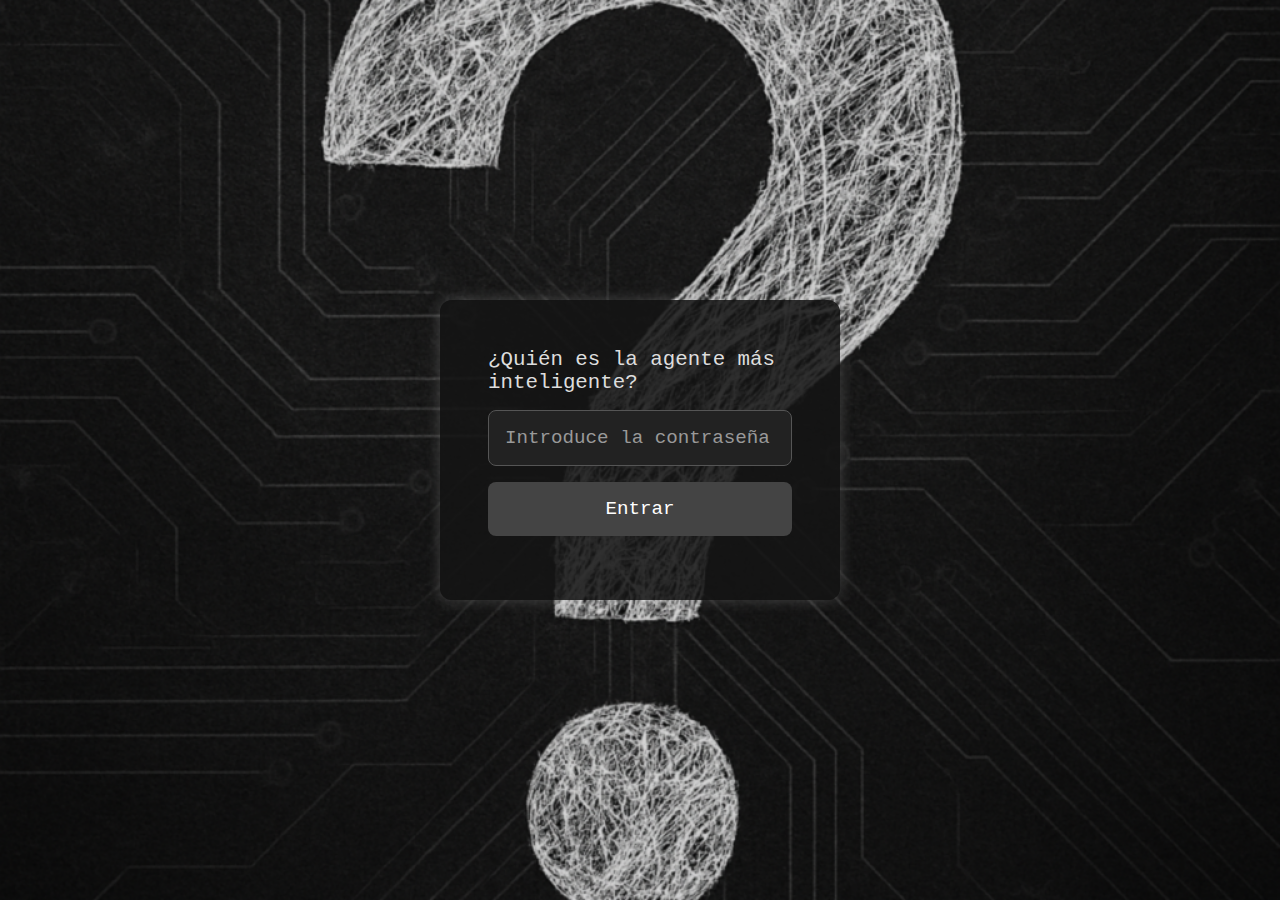
<file: index.html>
<!DOCTYPE html>
<html lang="es">
<head>
  <meta charset="UTF-8" />
  <meta name="viewport" content="width=device-width, initial-scale=1" />
  <title>?</title>
  <link rel="stylesheet" href="index.css?v=final" />
</head>
<body>
  <div class="login-container">
    <form id="loginForm" >
      <label for="password">¿Quién es la agente más inteligente?</label>
      <input type="password" id="password" placeholder="Introduce la contraseña" required />
    <button id="entrarBtn" type="submit">Entrar</button>

    </form>
  </div>

  <script src="index.js?v=final"></script>
</body>
</html>
</file>
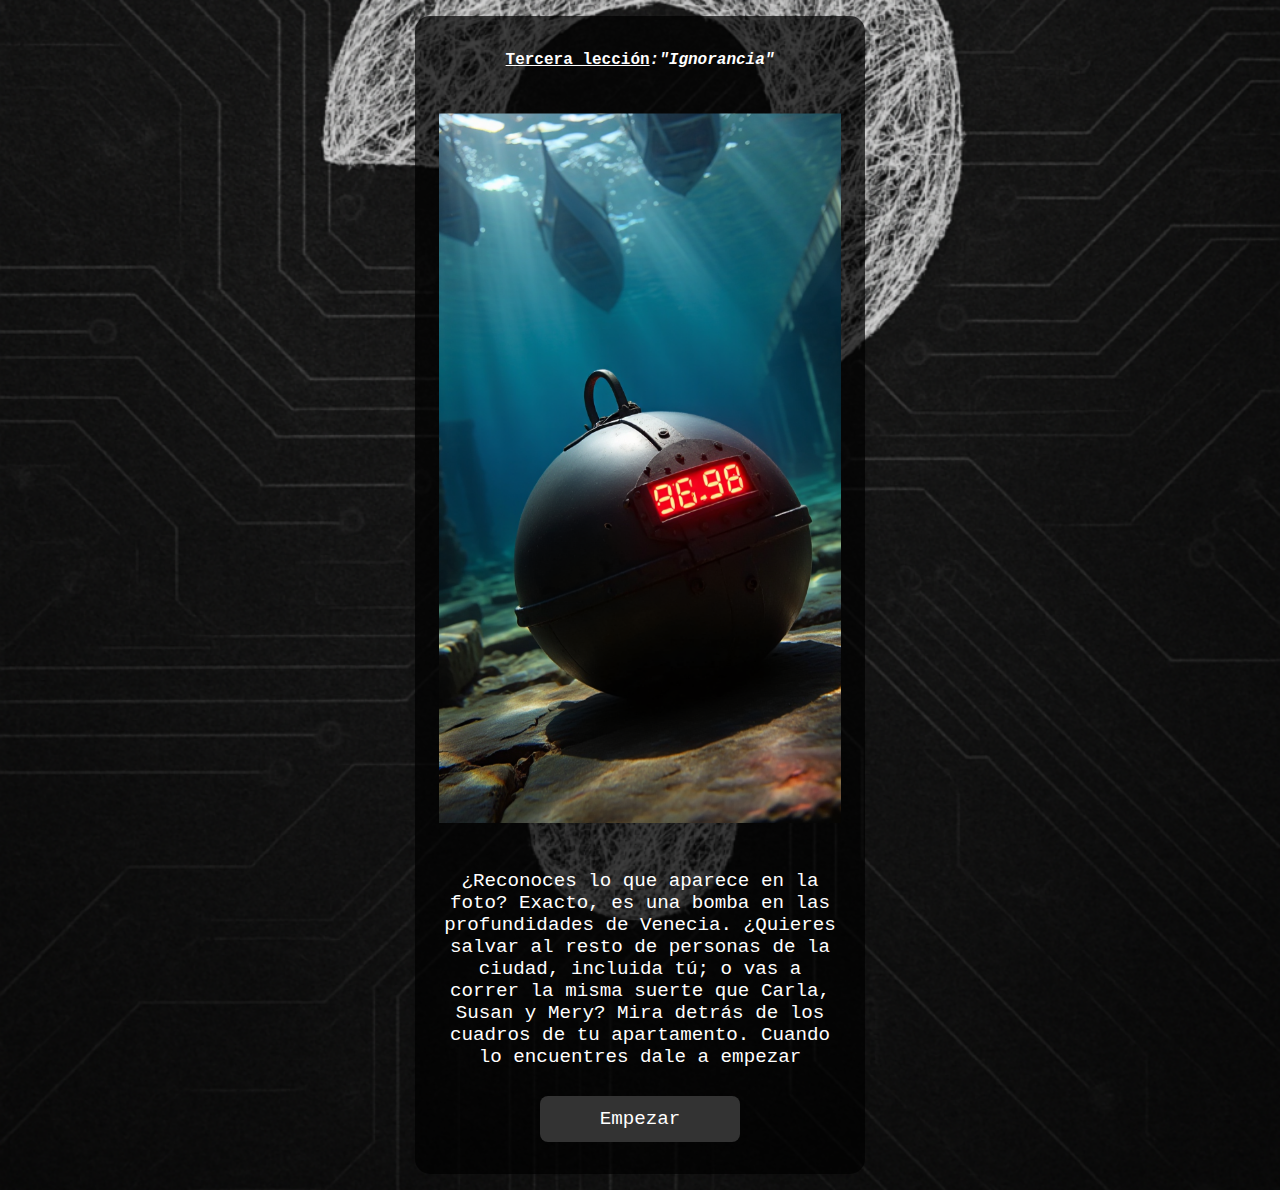
<file: bomba.html>
<!DOCTYPE html>
<html lang="es">
<head>
  <meta charset="UTF-8" />
  <meta name="viewport" content="width=device-width, initial-scale=1" />
  <title>?</title>
  <link rel="stylesheet" href="bomba.css?v=final" />
</head>
<body>
  <div class="overlay">
    <h1><u>Tercera lección</u><i>:"Ignorancia"</i></h1>
    <img id="imagen-bomba" src="images/bomba.png" alt="bomba" />
    <p id="texto-inicial">¿Reconoces lo que aparece en la foto? 
                            Exacto, es una bomba en las profundidades de Venecia.
                             ¿Quieres salvar al resto de personas de la ciudad, 
                             incluida tú; o vas a correr la misma suerte que Carla, Susan y Mery?
                                    Mira detrás de los cuadros de tu apartamento. 
                                    Cuando lo encuentres dale a empezar</p>
    <button id="btn-empezar">Empezar</button>
    <p id="cronometro" style="display:none;">24:00:00</p>
    <p id="pista" style="display:none"><i>"Resuelve el caso imposible del comisario Ángel Gallo. 
                                          Una vez resuelto, sabrás cuál es la clave. Si te equivocas,
                                          toda Venecia volará por los aires, incluidos sus más de 25.000
                                          niños."</i></p>
      <div id="clave" style="display: none; flex-direction: column; align-items: center;">
        <input type="text" id="input-clave" placeholder="Introduce la clave" />
      </div>
    <button id="btn-continuar" style="display:none; margin-top: 10px;">Resolver</button>

  </div>

  <script src="bomba.js?v=final"></script>
</body>
</html>
</file>
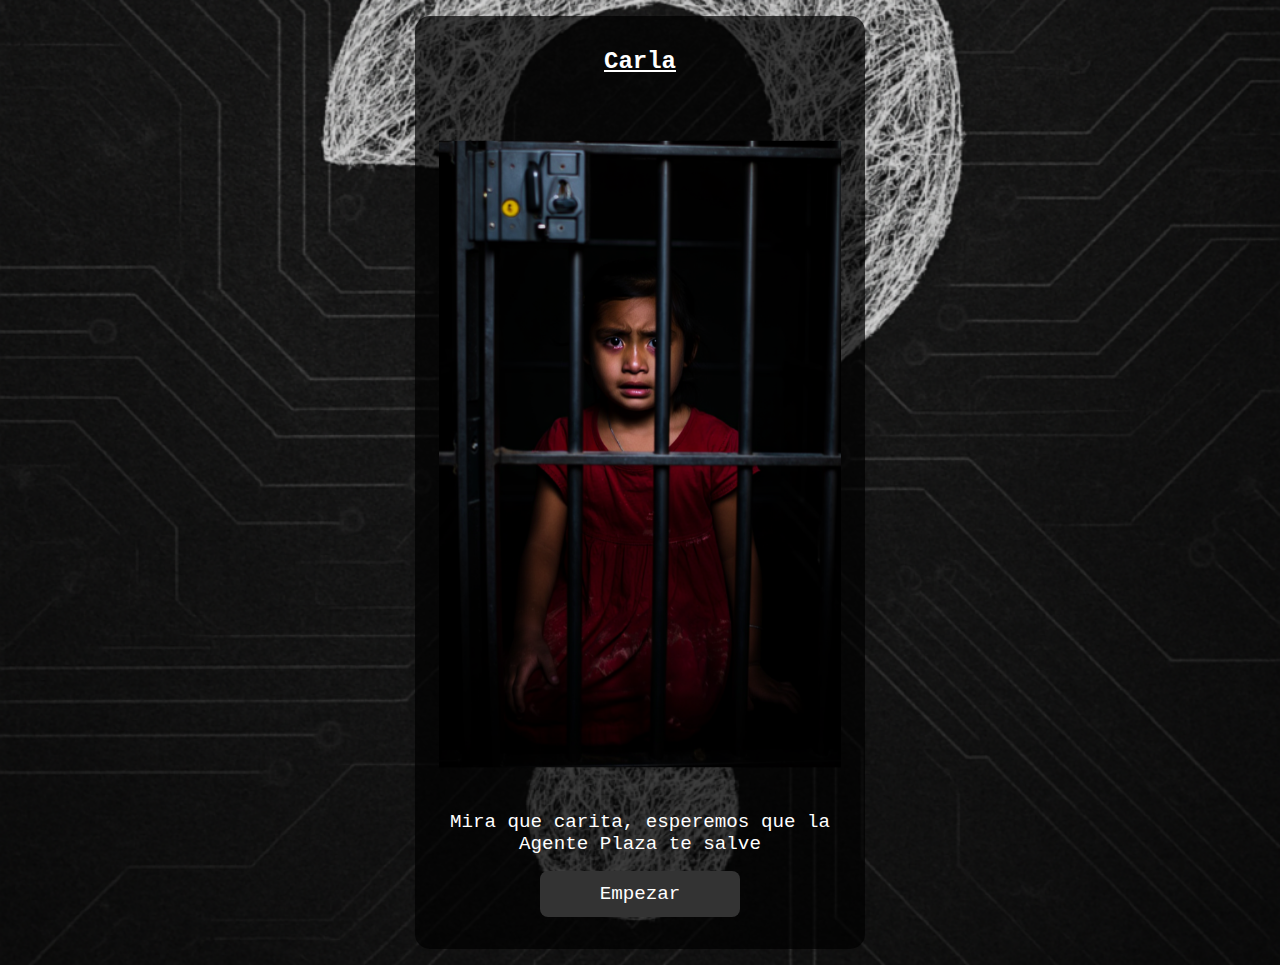
<file: carla.html>
<!DOCTYPE html>
<html lang="es">
<head>
  <meta charset="UTF-8" />
  <meta name="viewport" content="width=device-width, initial-scale=1" />
  <title>Carla</title>
  <link rel="stylesheet" href="carla.css?v=final" />
</head>
<body>
  <div class="overlay">
    <h1>Carla</h1>
    <img id="imagen-carla" src="images/spanish-jailed.png" alt="Carla" />
    <p id="texto-inicial">Mira que carita, esperemos que la Agente Plaza te salve</p>
    <button id="btn-empezar">Empezar</button>
    <p id="cronometro" style="display:none;">00:20:00</p>
    <p id="pista" style="display:none"><i>"Con alas doradas bajo un manto estrellado,
                                            el guardián sostiene en su libro la verdad
                                            para que toda la plaza la vea"</i></p>
    <p id="texto-clave" style="display:none">Introduce la clave:</p>
    <div id="clave" style="display:none">
        <input maxlength="1" class="letra" />
        <input maxlength="1" class="letra" />
        <input maxlength="1" class="letra" />
        <input maxlength="1" class="letra" />
    </div>

    <button id="btn-continuar" style="display:none; margin-top: 10px;">Continuar</button>

  </div>

  <script src="carla.js?v=final"></script>
</body>
</html>
</file>
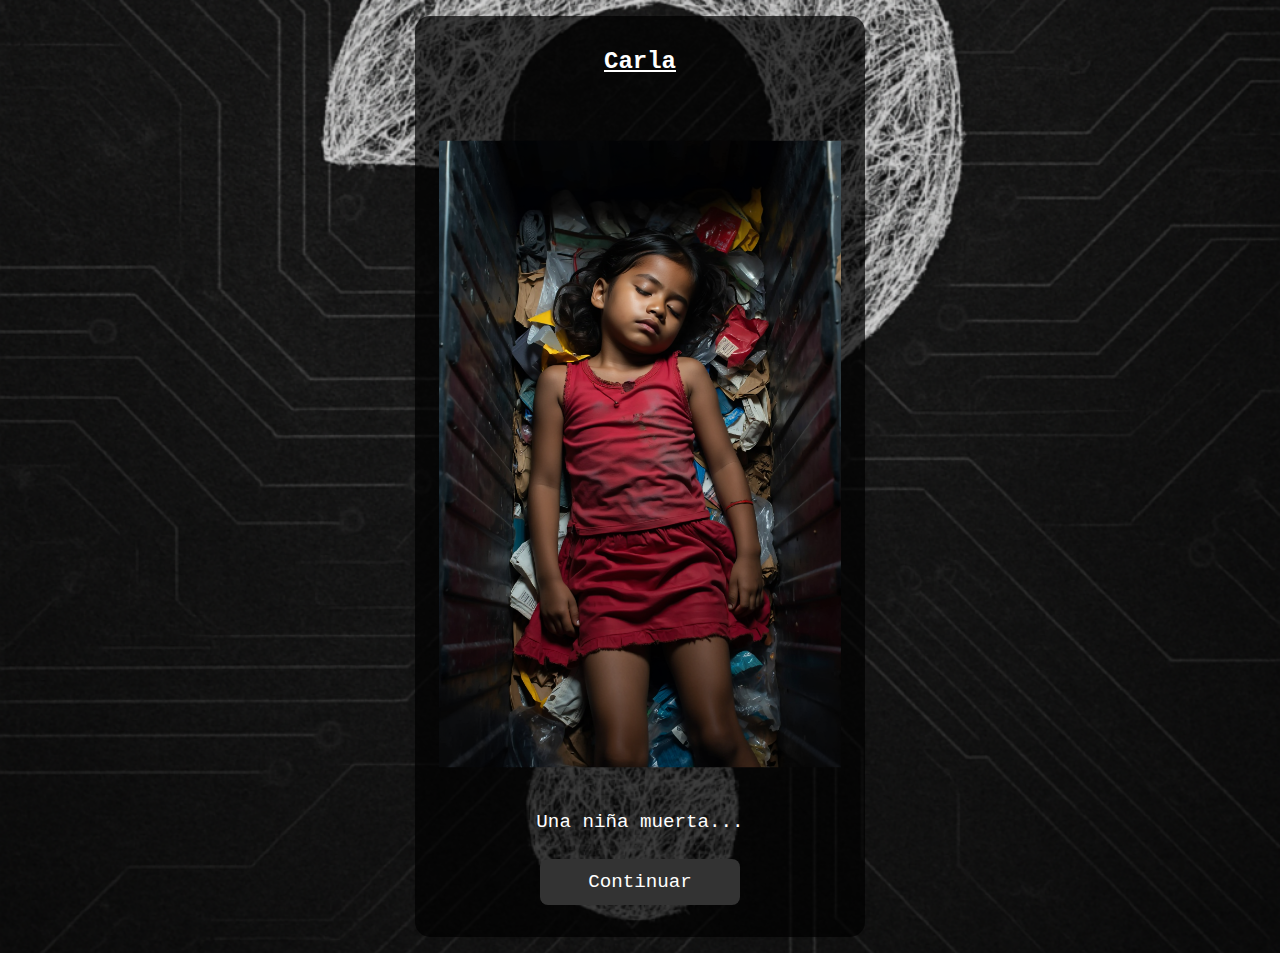
<file: carladead.html>
<!DOCTYPE html>
<html lang="es">
<head>
  <meta charset="UTF-8" />
  <meta name="viewport" content="width=device-width, initial-scale=1" />
  <title>Carla</title>
  <link rel="stylesheet" href="carladead.css?v=final" />
</head>
<body>
  <div class="overlay">
    <h1>Carla</h1>
    <img id="imagen-carla" src="images/spanish-dead.png" alt="Carla" />
    <p id="texto-inicial">Una niña muerta...</p>

    <button id="btn-continuar" style="margin-top: 10px;">Continuar</button>

  </div>

  <script src="carladead.js?v=final"></script>
</body>
</html>
</file>
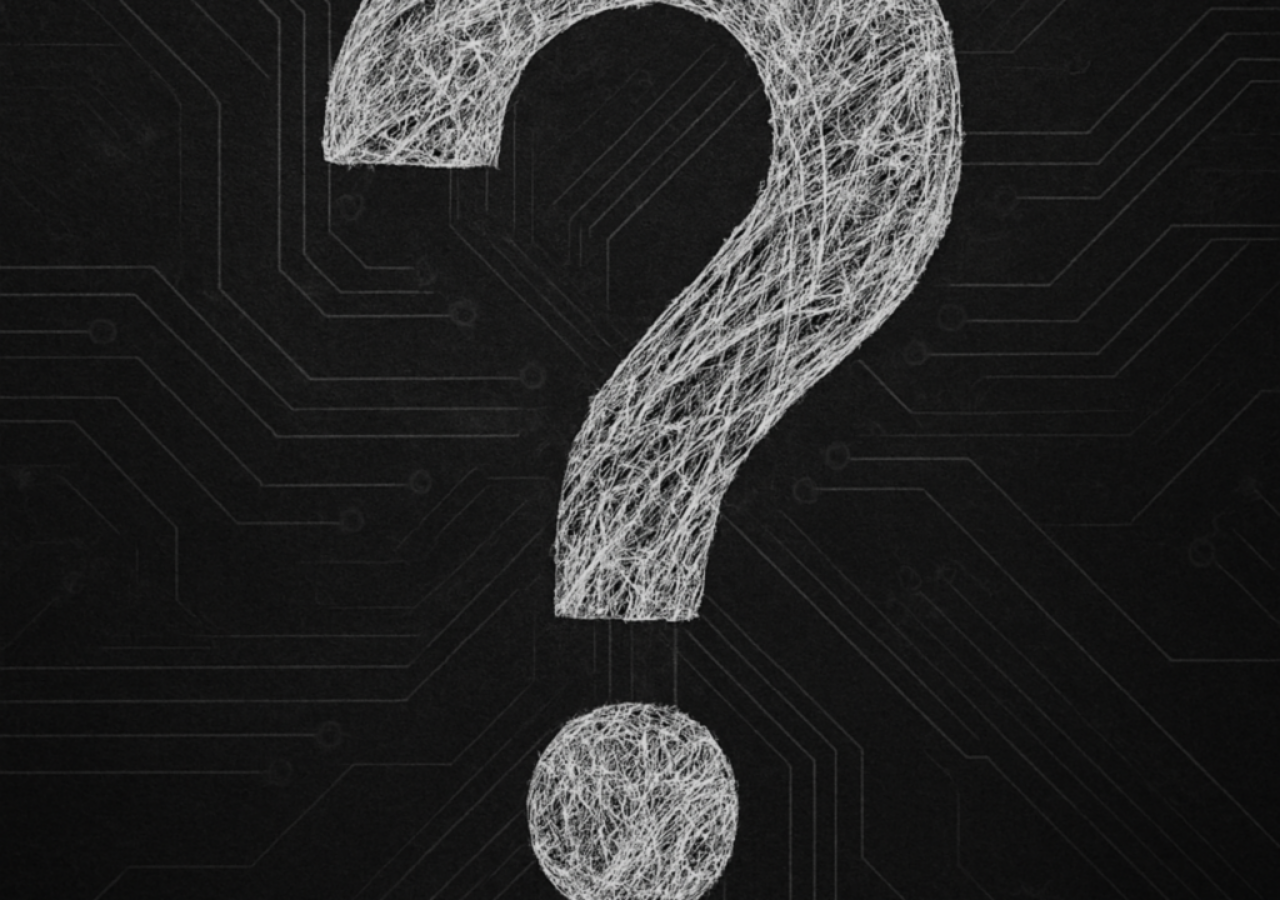
<file: final.html>
<!DOCTYPE html>
<html lang="es">
<head>
  <meta charset="UTF-8" />
  <meta name="viewport" content="width=device-width, initial-scale=1.0" />
  <title>?</title>
  <link rel="stylesheet" href="final.css?v=final" />
</head>
<body>
</body>
</html>
</file>
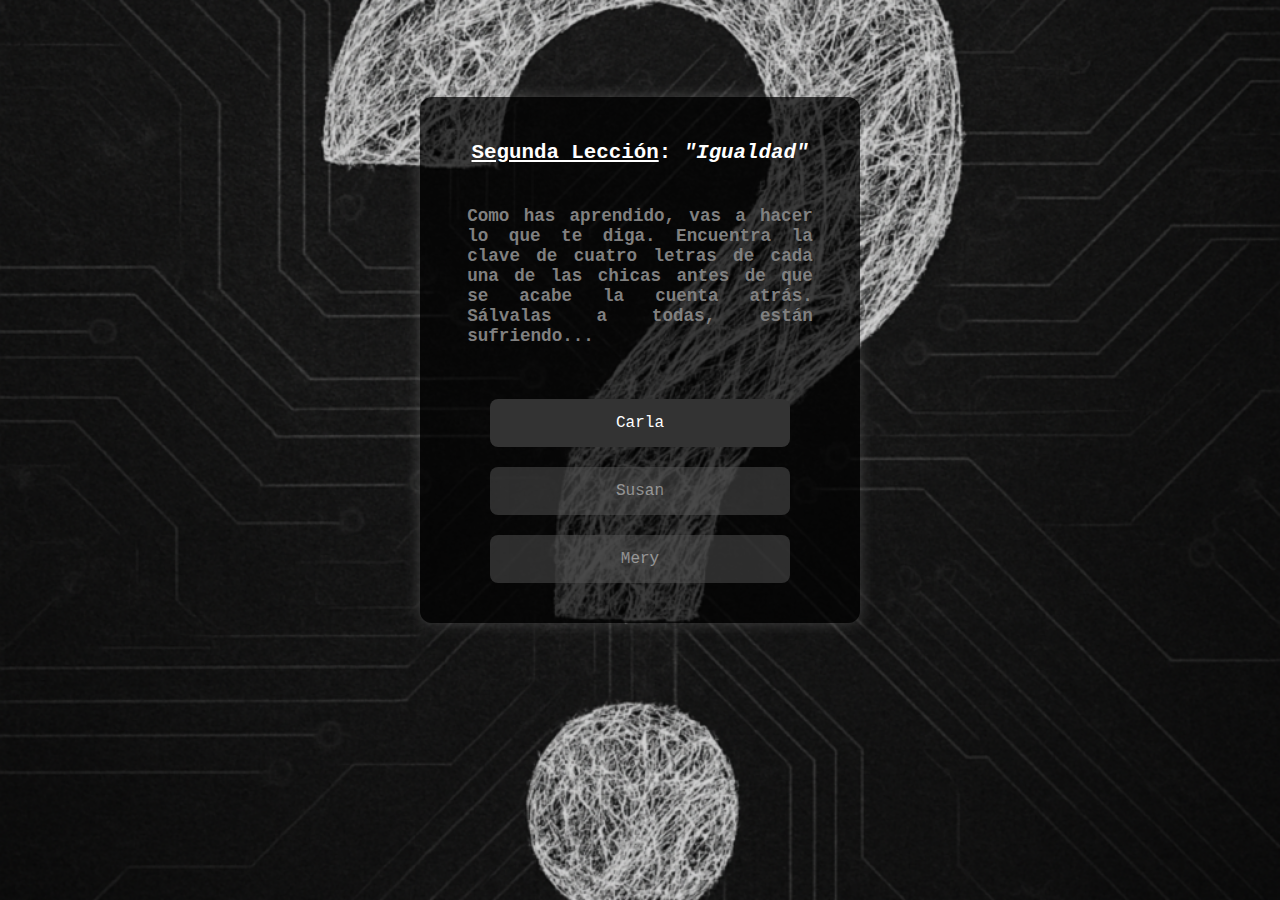
<file: inicio.html>
<!DOCTYPE html>
<html lang="es">
<head>
  <meta charset="UTF-8" />
  <meta name="viewport" content="width=device-width, initial-scale=1.0" />
  <title>?</title>
  <link rel="stylesheet" href="inicio.css?v=final" />
</head>
<body>
  <div class="overlay">
    <h1><u>Segunda Lección</u>: <i>"Igualdad"</i></h1>
    <h2 id="texto-principal">Como has aprendido, vas a hacer lo que te diga. 
      Encuentra la clave de cuatro letras de cada una de 
      las chicas antes de que se acabe la cuenta atrás. 
      Sálvalas a todas, están sufriendo...</h2>

    <button id="btn-prueba1" onclick="location.href='carla.html'">Carla</button>
    <button id="btn-prueba2" onclick="location.href='susan.html'" disabled>Susan</button>
    <button id="btn-prueba3" onclick="location.href='mery.html'" disabled>Mery</button>

    <button id="btn-continuar" style="display:none; margin-top: 25px;">Continuar</button>
  </div>


  <script src="inicio.js?v=final"></script>
</body>
</html>
</file>
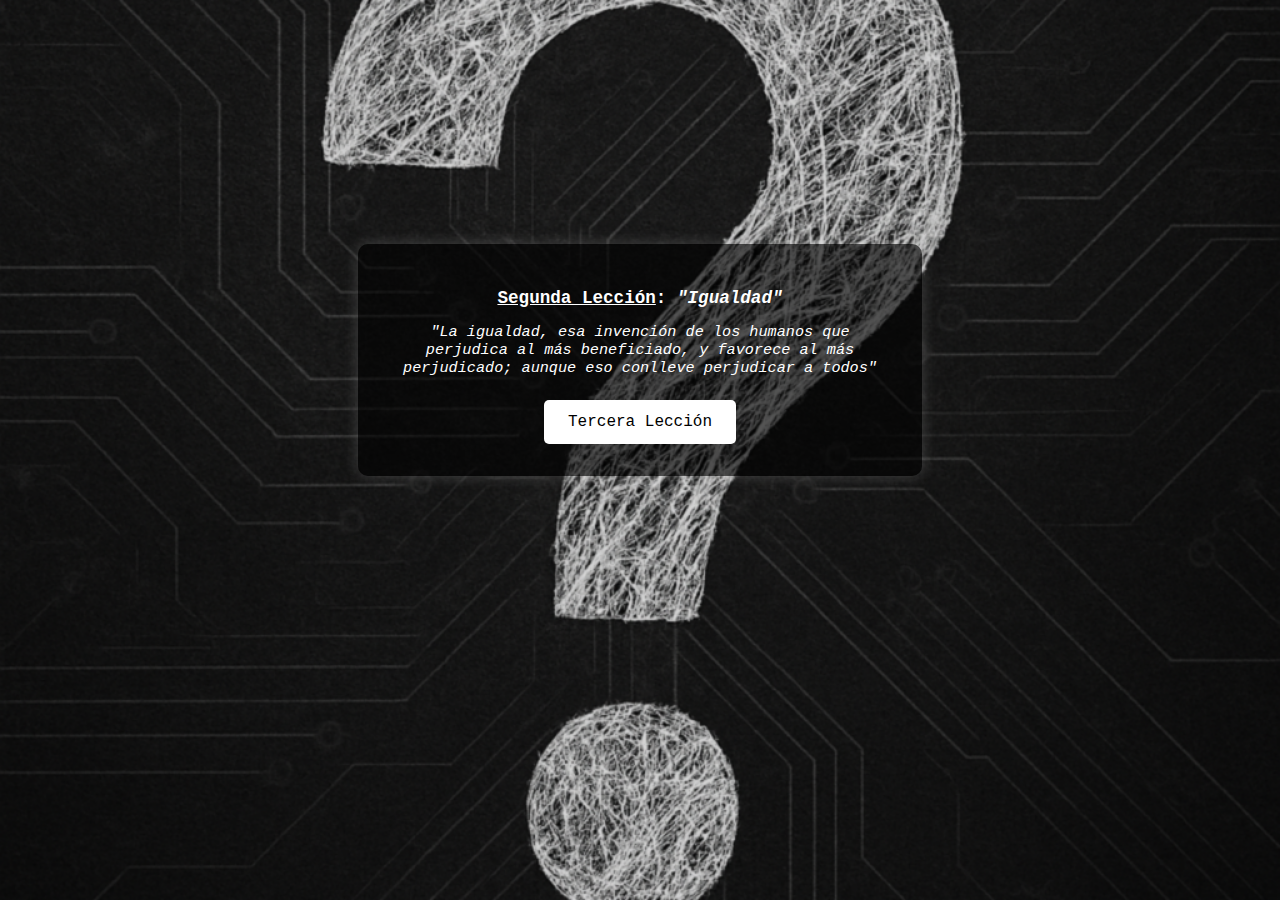
<file: justice.html>
<!DOCTYPE html>
<html lang="es">
<head>
  <meta charset="UTF-8" />
  <meta name="viewport" content="width=device-width, initial-scale=1.0" />
  <title>?</title>
  <link rel="stylesheet" href="justice.css?v=final" />
</head>
<body>
  <div class="container">
    <h1><u>Segunda Lección</u>: <i>"Igualdad"</i></h1>
    <p><i>"La igualdad, esa invención de los humanos que perjudica al más beneficiado, y favorece al más perjudicado; aunque eso conlleve perjudicar a todos"</i></p>
    <button onclick="goToNext()">Tercera Lección</button>
  </div>

  <script src="justice.js?v=final"></script>
</body>
</html>
</file>
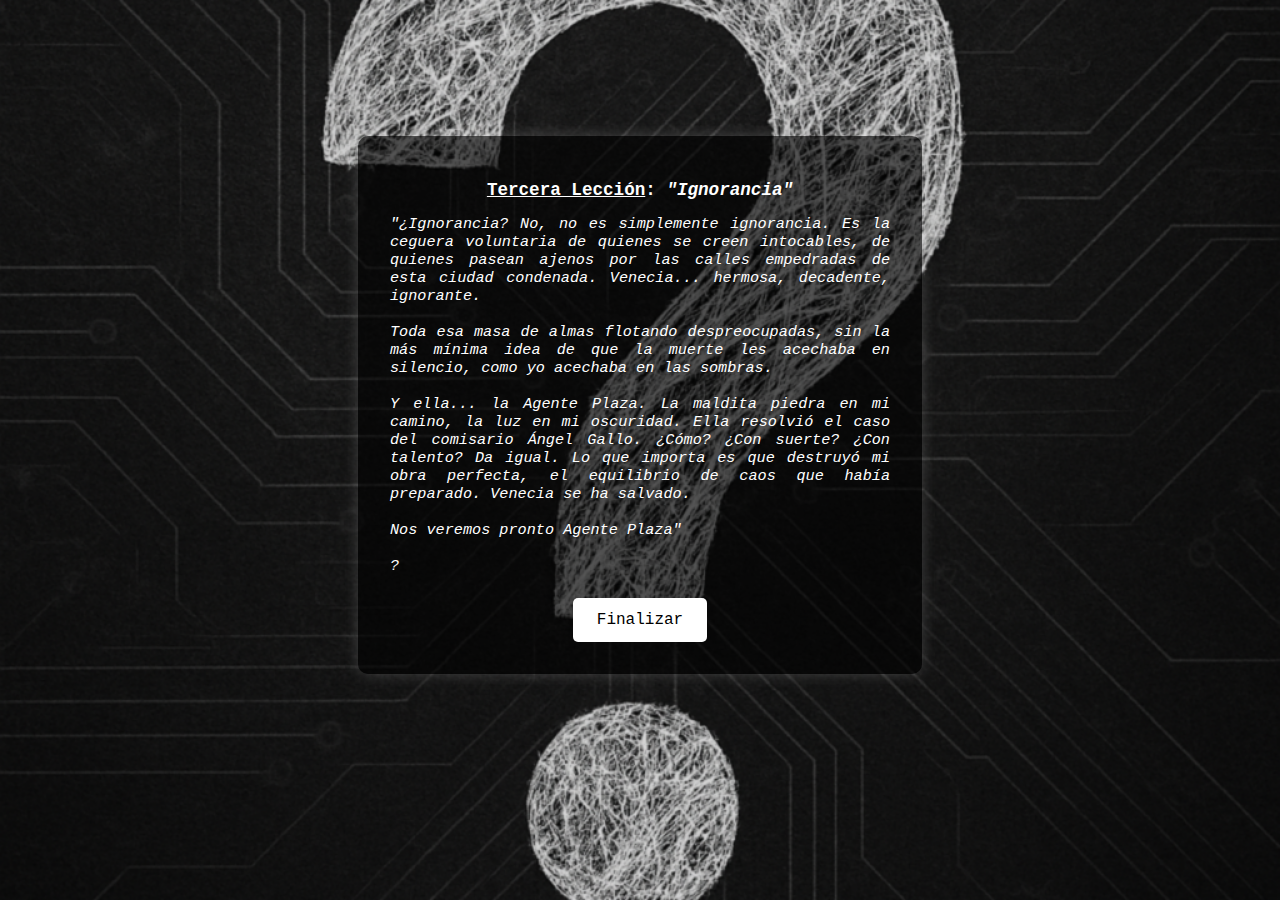
<file: lessontres.html>
<!DOCTYPE html>
<html lang="es">
<head>
  <meta charset="UTF-8" />
  <meta name="viewport" content="width=device-width, initial-scale=1.0" />
  <title>?</title>
  <link rel="stylesheet" href="lessontres.css?v=final" />
</head>
<body>
  <div class="container">
    <h1><u>Tercera Lección</u>: <i>"Ignorancia"</i></h1>
    <p><i>"¿Ignorancia? No, no es simplemente ignorancia. Es la ceguera voluntaria de quienes se creen intocables,
        de quienes pasean ajenos por las calles empedradas de esta ciudad condenada. Venecia... hermosa, decadente, ignorante.<br><br>
        Toda esa masa de almas flotando despreocupadas, sin la más mínima idea de que la muerte les acechaba en silencio, como yo acechaba en las sombras.<br><br>
       Y ella... la Agente Plaza. La maldita piedra en mi camino, la luz en mi oscuridad. Ella resolvió el caso del comisario Ángel Gallo. ¿Cómo? ¿Con suerte? ¿Con talento? Da igual. Lo que importa es que destruyó mi obra perfecta, el equilibrio de caos que había preparado. Venecia se ha salvado.<br><br> Nos veremos pronto Agente Plaza"<br><br>?</i></p>
    <button onclick="goToNext()">Finalizar</button>
  </div>

  <script src="lessontres.js?v=final"></script>
</body>
</html>
</file>
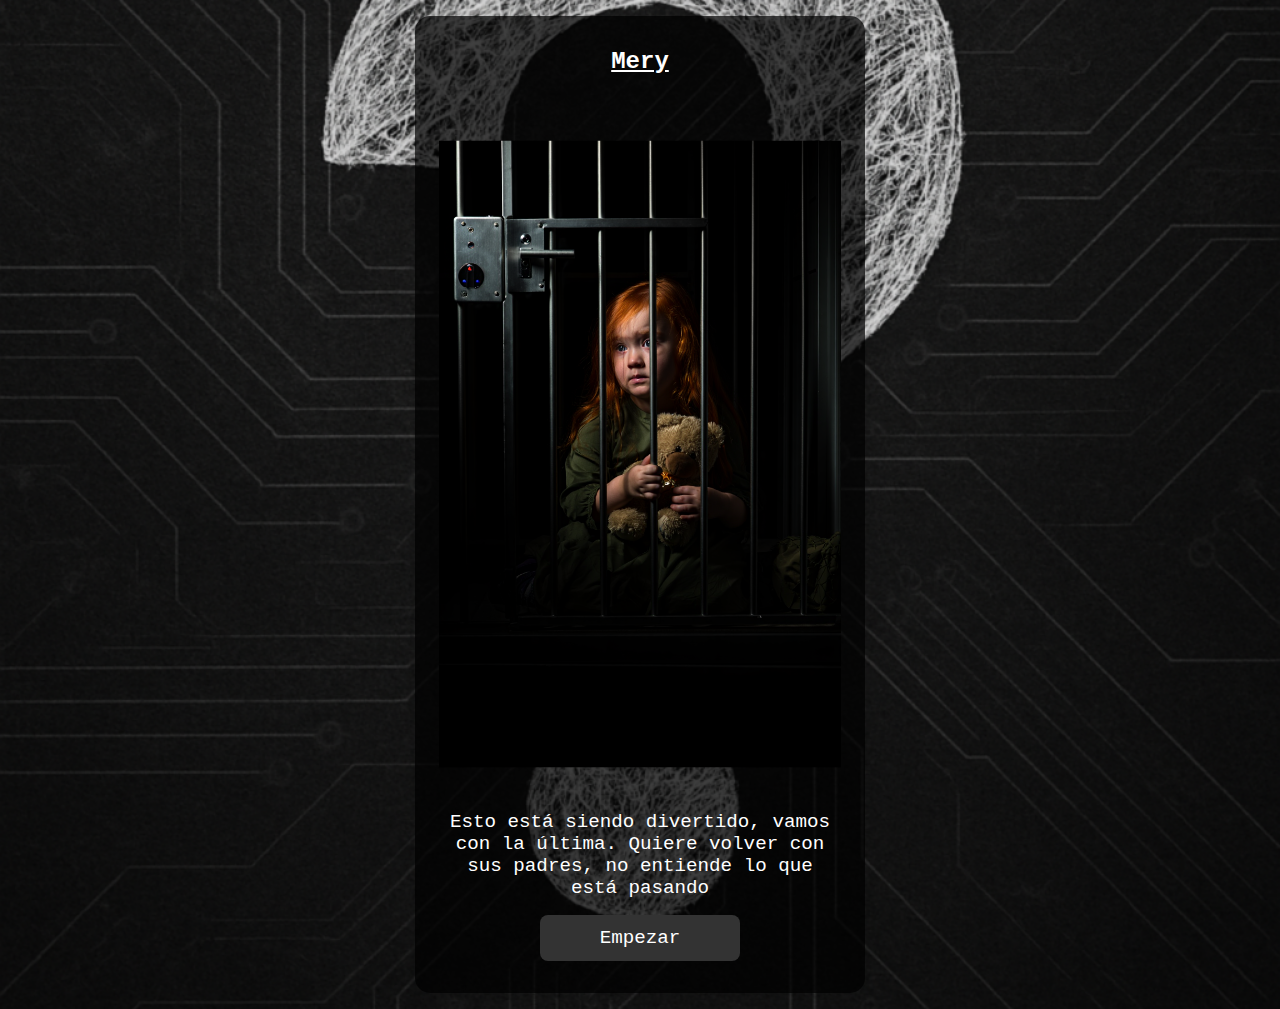
<file: mery.html>
<!DOCTYPE html>
<html lang="es">
<head>
  <meta charset="UTF-8" />
  <meta name="viewport" content="width=device-width, initial-scale=1" />
  <title>Mery</title>
  <link rel="stylesheet" href="mery.css?v=final" />
</head>
<body>
  <div class="overlay">
    <h1>Mery</h1>
    <img id="imagen-mery" src="images/redhead-jailed.png" alt="Mery" />
    <p id="texto-inicial">Esto está siendo divertido, vamos con la última. Quiere volver con sus padres, no entiende lo que está pasando</p>
    <button id="btn-empezar">Empezar</button>
    <p id="cronometro" style="display:none;">00:10:00</p>
    <p id="pista" style="display:none"><i>"Allí, donde el comercio se hizo puente,
                                        cuenta las almas que cruzan sin nombre,
                                        y busca la palabra que jamás se mojó."</i></p>
    <p id="texto-clave" style="display:none">Introduce la clave:</p>
    <div id="clave" style="display:none">
        <input maxlength="1" class="letra" />
        <input maxlength="1" class="letra" />
        <input maxlength="1" class="letra" />
        <input maxlength="1" class="letra" />
    </div>

    <button id="btn-continuar" style="display:none; margin-top: 10px;">Continuar</button>

  </div>

  <script src="mery.js?v=final"></script>
</body>
</html>
</file>
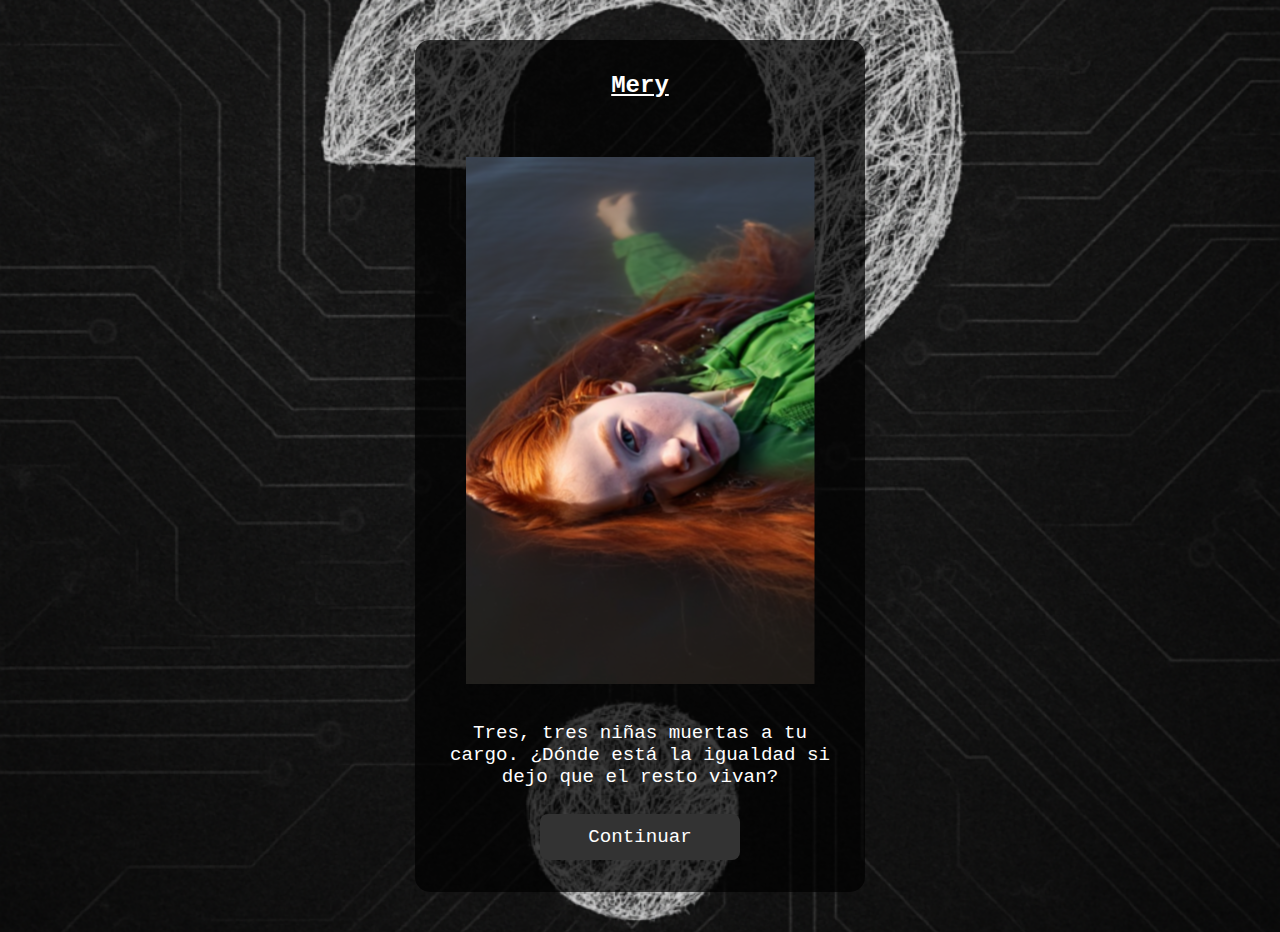
<file: merydead.html>
<!DOCTYPE html>
<html lang="es">
<head>
  <meta charset="UTF-8" />
  <meta name="viewport" content="width=device-width, initial-scale=1" />
  <title>Mery</title>
  <link rel="stylesheet" href="merydead.css?v=final" />
</head>
<body>
  <div class="overlay">
    <h1>Mery</h1>
    <img id="imagen-carla" src="images/redhead-dead.png" alt="Carla" />
    <p id="texto-inicial">Tres, tres niñas muertas a tu cargo. ¿Dónde está la igualdad si dejo que el resto vivan?</p>

    <button id="btn-continuar" style="margin-top: 10px;">Continuar</button>

  </div>

  <script src="merydead.js?v=final"></script>
</body>
</html>
</file>
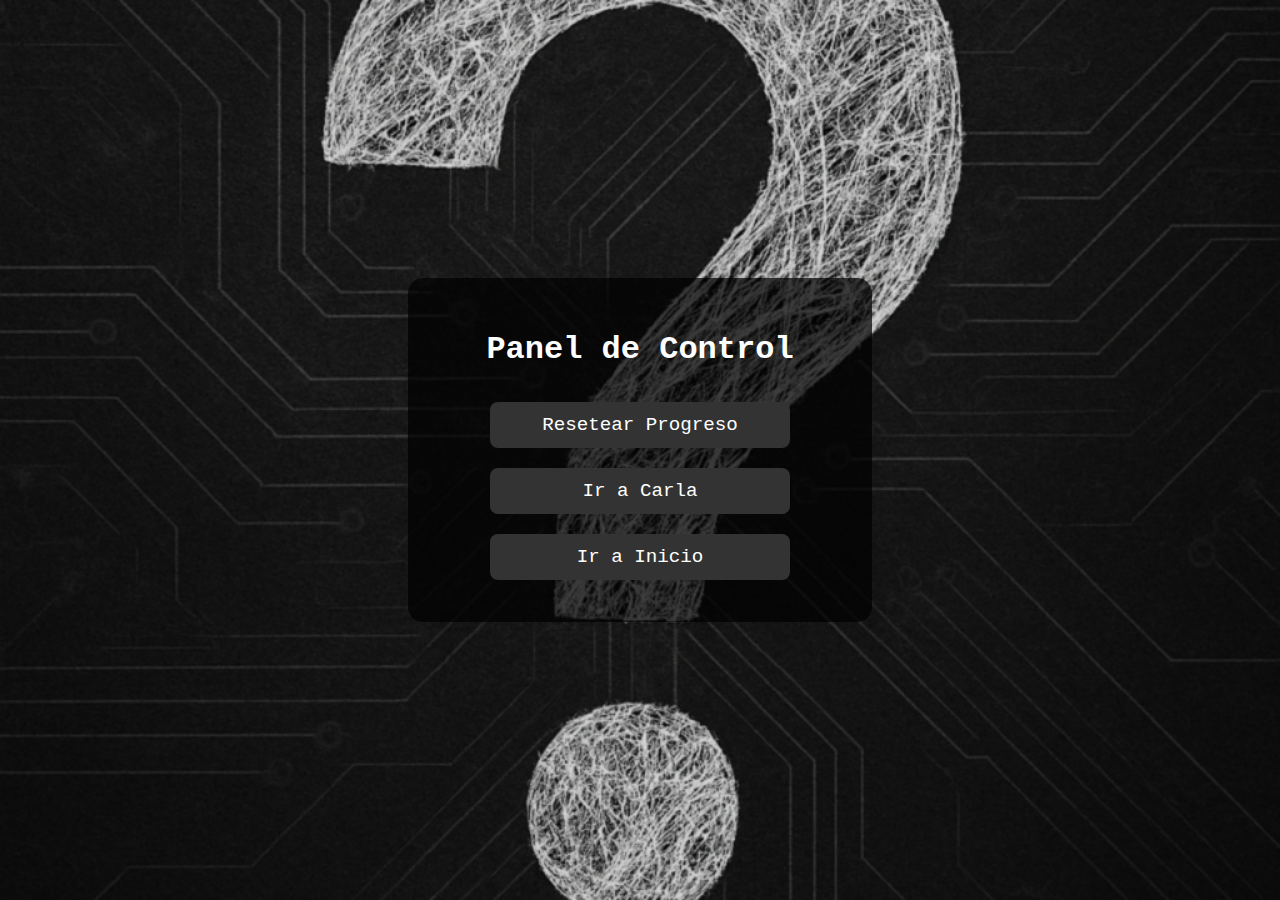
<file: panel.html>
<!DOCTYPE html>
<html lang="es">
<head>
  <meta charset="UTF-8" />
  <meta name="viewport" content="width=device-width, initial-scale=1" />
  <title>Panel de Control</title>
  <link rel="stylesheet" href="panel.css?v=final" />
</head>
<body>
  <div class="overlay">
    <h1>Panel de Control</h1>
    <button id="btn-reset">Resetear Progreso</button>
    <button id="btn-carla">Ir a Carla</button>
    <button id="btn-inicio">Ir a Inicio</button>
  </div>

  <script src="panel.js?v=final"></script>
</body>
</html>
</file>
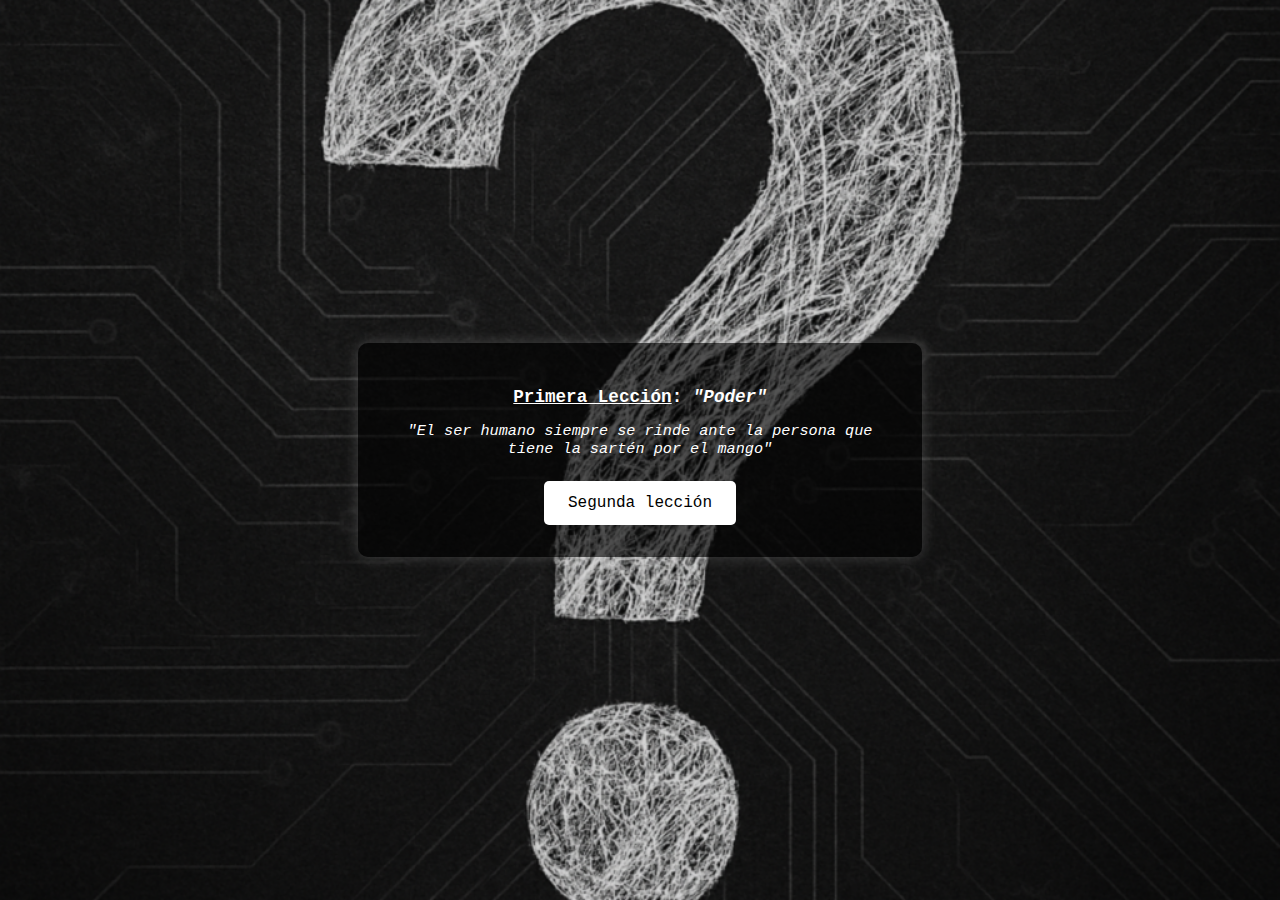
<file: simon-end.html>
<!DOCTYPE html>
<html lang="es">
<head>
  <meta charset="UTF-8" />
  <meta name="viewport" content="width=device-width, initial-scale=1.0" />
  <title>?</title>
  <link rel="stylesheet" href="simon-end.css?v=final" />
</head>
<body>
  <div class="container">
    <h1><u>Primera Lección</u>: <i>"Poder"</i></h1>
    <p><i>"El ser humano siempre se rinde ante la persona que tiene la sartén por el mango"</i></p>
    <button onclick="goToNext()">Segunda lección</button>
  </div>

  <script src="simon-end.js?v=final"></script>
</body>
</html>
</file>
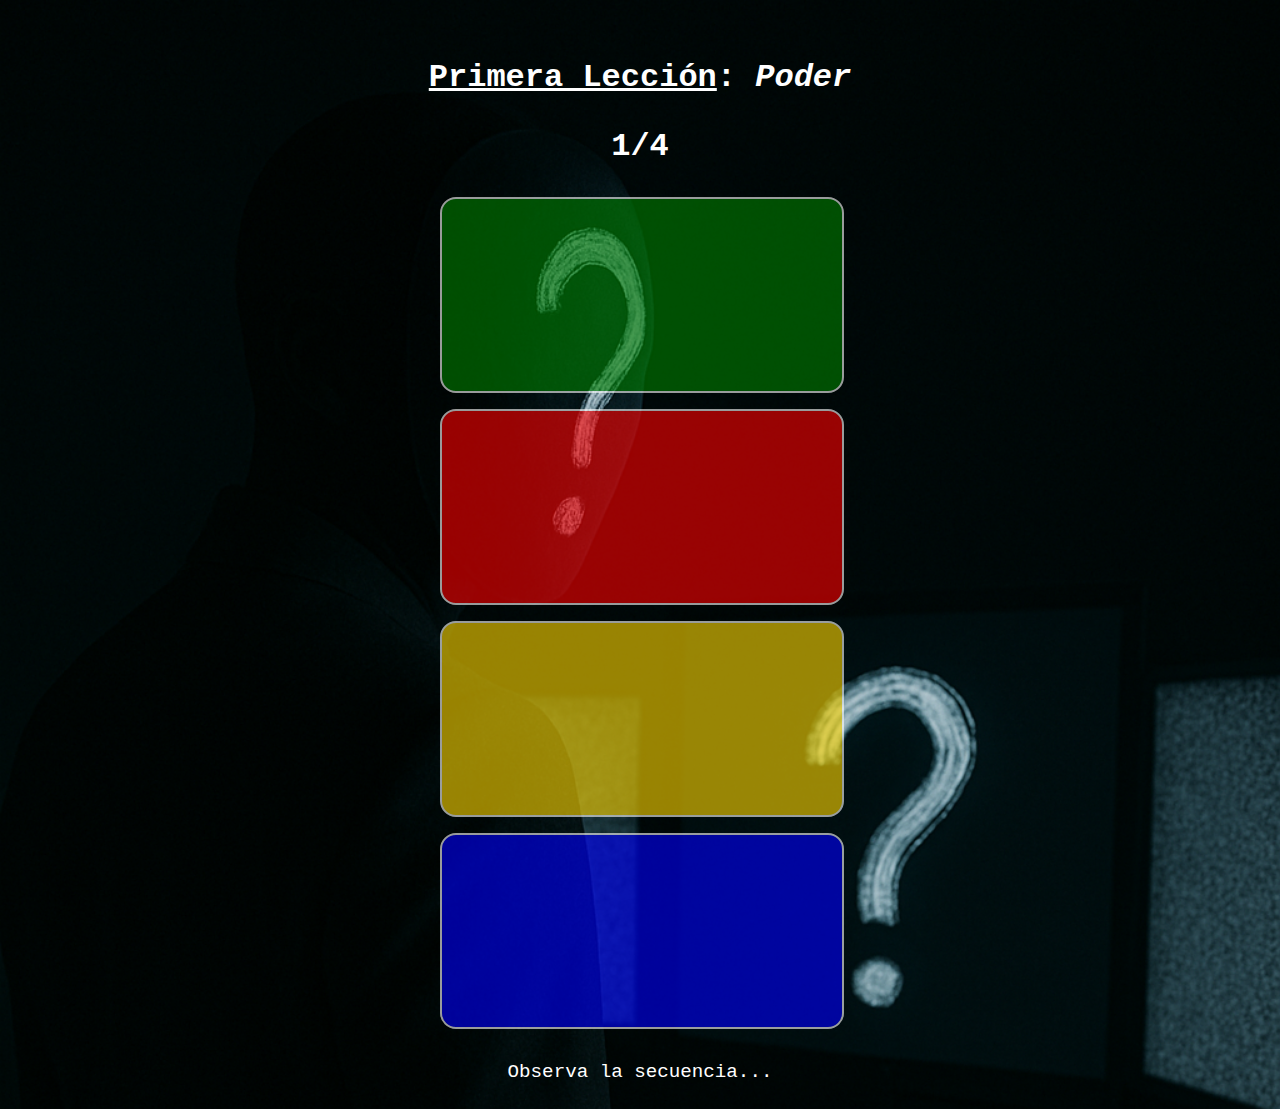
<file: simondice.html>
<!DOCTYPE html>
<html lang="es">
<head>
  <meta charset="UTF-8" />
  <meta name="viewport" content="width=device-width, initial-scale=1.0">
  <title>Simon Dice</title>
  <link rel="stylesheet" href="simondice.css?v=final" />
</head>
<body>
  <div class="overlay">
    <h2 class="titulo">
      <u>Primera Lección</u>: <i>Poder</i> <p><span id="contador">1/4</span></p>
    </h2>

    <div class="contenedor">
      <div class="btn color" id="verde"></div>
      <div class="btn color" id="rojo"></div>
      <div class="btn color" id="amarillo"></div>
      <div class="btn color" id="azul"></div>
    </div>

    <p id="mensaje">Observa la secuencia...</p>
  </div>

  <script src="simondice.js?v=final"></script>
</body>
</html>
</file>
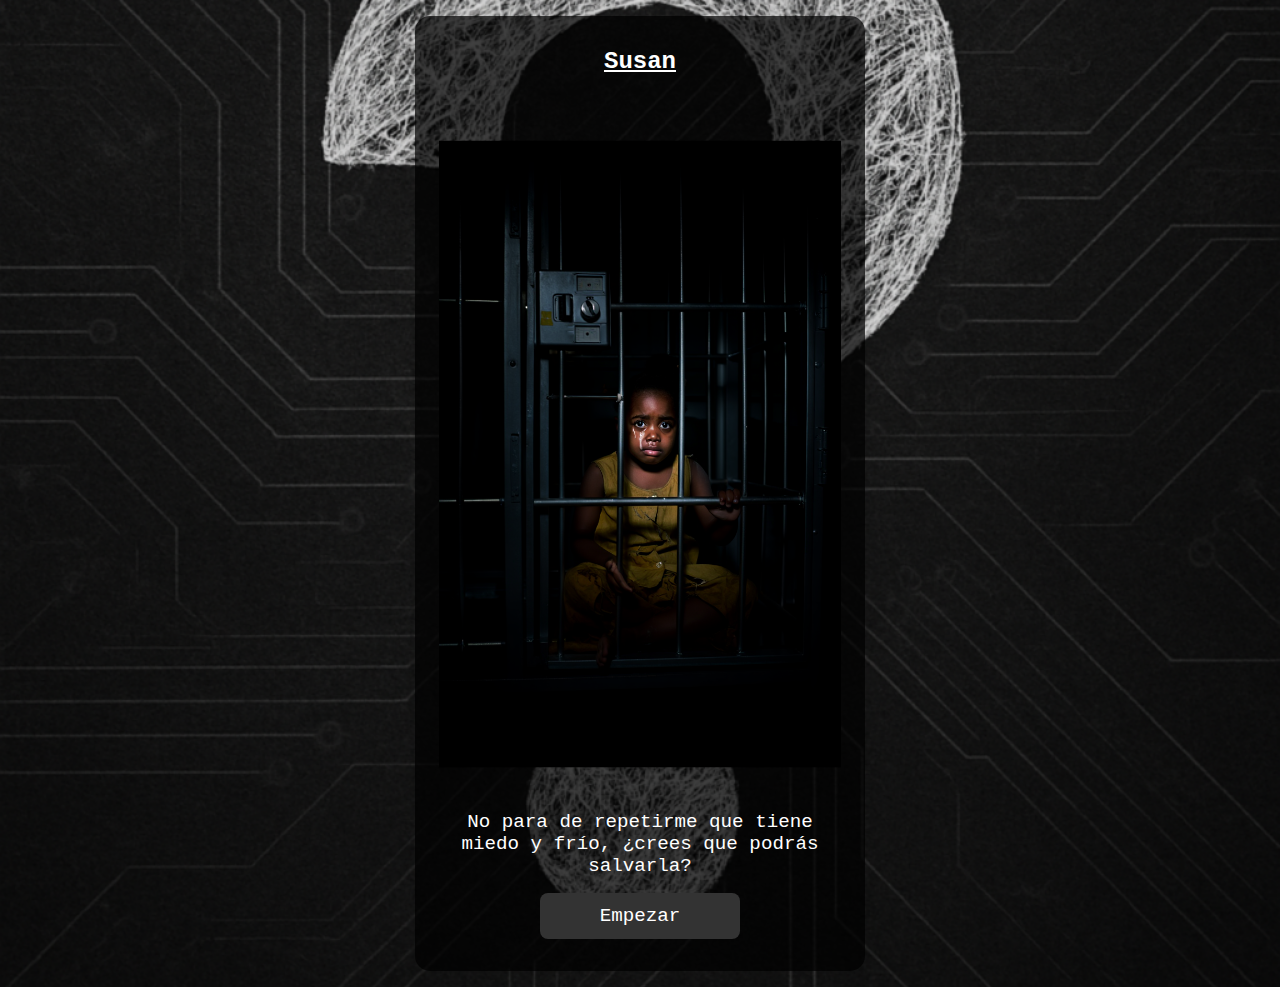
<file: susan.html>
<!DOCTYPE html>
<html lang="es">
<head>
  <meta charset="UTF-8" />
  <meta name="viewport" content="width=device-width, initial-scale=1" />
  <title>Susan</title>
  <link rel="stylesheet" href="susan.css?v=final" />
</head>
<body>
  <div class="overlay">
    <h1>Susan</h1>
    <img id="imagen-susan" src="images/black-jailed.png" alt="Susan" />
    <p id="texto-inicial">No para de repetirme que tiene miedo y frío, ¿crees que podrás salvarla?</p>
    <button id="btn-empezar">Empezar</button>
    <p id="cronometro" style="display:none;">00:20:00</p>
    <p id="pista" style="display:none"><i>"Cuando el Agua está Alta,
                                           los libros se salvan en góndolas
                                           varadas; cuando está baja, estas criaturas
                                           los guardan"</i></p>
    <p id="texto-clave" style="display:none">Introduce la clave:</p>
    <div id="clave" style="display:none">
        <input maxlength="1" class="letra" />
        <input maxlength="1" class="letra" />
        <input maxlength="1" class="letra" />
        <input maxlength="1" class="letra" />
    </div>

    <button id="btn-continuar" style="display:none; margin-top: 10px;">Continuar</button>

  </div>

  <script src="susan.js?v=final"></script>
</body>
</html>
</file>
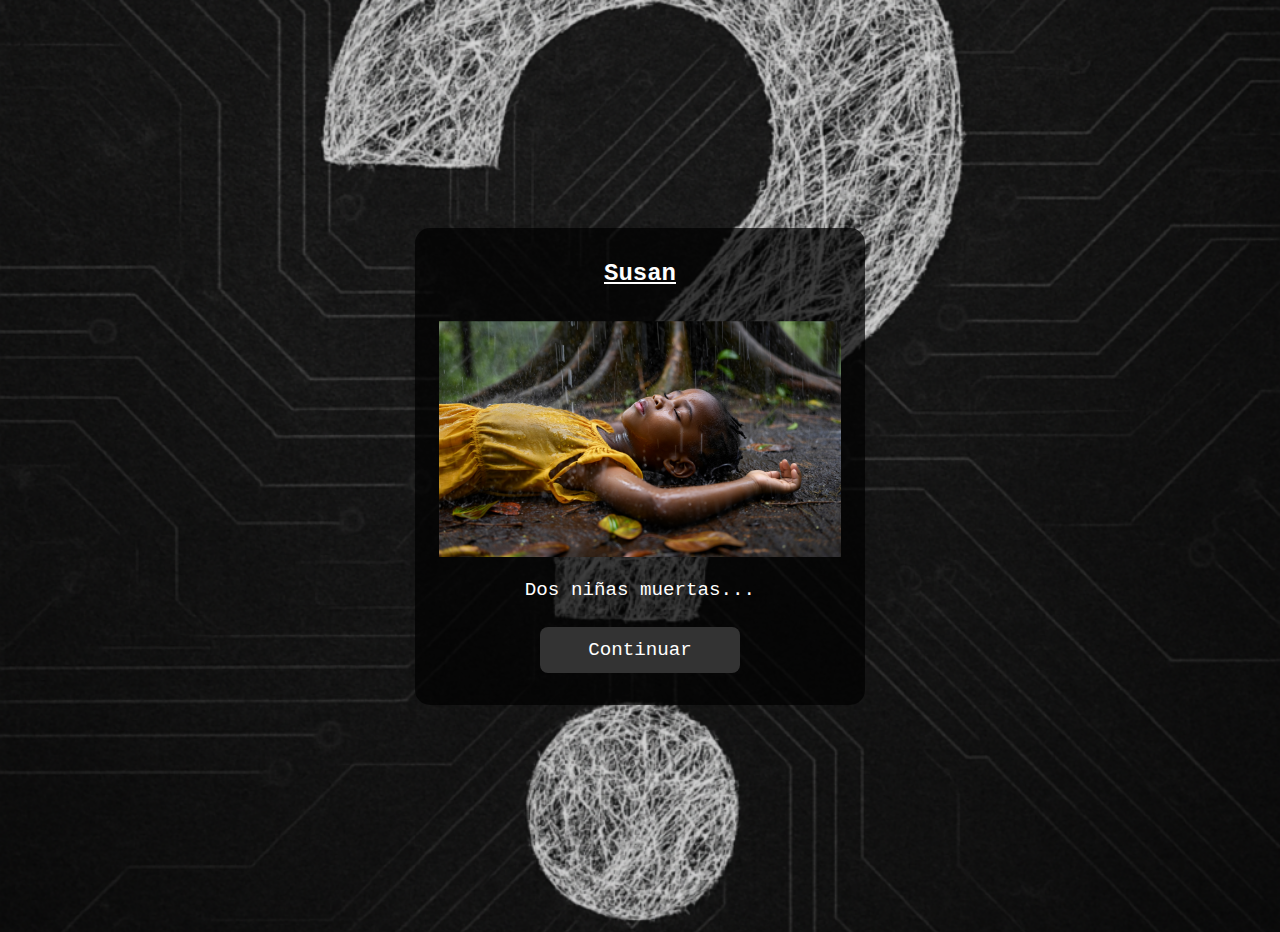
<file: susandead.html>
<!DOCTYPE html>
<html lang="es">
<head>
  <meta charset="UTF-8" />
  <meta name="viewport" content="width=device-width, initial-scale=1" />
  <title>Susan</title>
  <link rel="stylesheet" href="susandead.css?v=final" />
</head>
<body>
  <div class="overlay">
    <h1>Susan</h1>
    <img id="imagen-carla" src="images/black-dead.png" alt="Carla" />
    <p id="texto-inicial">Dos niñas muertas...</p>

    <button id="btn-continuar" style="margin-top: 10px;">Continuar</button>

  </div>

  <script src="susandead.js?v=final"></script>
</body>
</html>
</file>
<file: index.css>
body {
    margin: 0;
    font-family: 'Courier New', Courier, monospace;
    height: 100vh;
    display: flex;
    justify-content: center;
    align-items: center;
    background: url('images/fondo.png') no-repeat center center fixed;
    background-size: cover;
    position: relative;
    color: white;
  }
  
  .login-container {
    background-color: rgba(20, 20, 20, 0.85);
    padding: 2rem;
    border-radius: 12px;
    box-shadow: 0 0 15px rgba(255, 255, 255, 0.2);
    width: 90%;
    max-width: 400px;
    box-sizing: border-box;
  }
  
  label {
    display: block;
    font-size: 1.1rem;
    margin-bottom: 1rem;
    color: #ddd;
    width: 100%;
  }
  
  input[type="password"],
  button {
    width: 100%;       /* ¡Para que sean del ancho del contenedor! */
    padding: 0.75rem;
    font-size: 1rem;
    margin-bottom: 1rem;
    border-radius: 8px;
    font-family: inherit;
    box-sizing: border-box;
  }
  
  input[type="password"] {
    border: 1px solid #555;
    background-color: #222;
    color: white;
  }
  
  input[type="password"]::placeholder {
    color: #999;
  }
  
  button {
    background-color: #444;
    color: white;
    border: none;
    cursor: pointer;
    transition: background-color 0.3s ease;
  }
  
  button:hover {
    background-color: #666;
  }
  
  /* Media queries para pantallas más grandes */
  @media (min-width: 600px) {
    .login-container {
      padding: 3rem;
    }
  
    label {
      font-size: 1.3rem;
    }
  
    input[type="password"],
    button {
      font-size: 1.2rem;
      padding: 1rem;
    }
  }
</file>
<file: bomba.css>
html, body {
    overflow-x: hidden;
    width: 100%;
    max-width: 100vw;
  }

body {
    margin: 0;
    background: url('images/fondo.png') no-repeat center center fixed;
    background-size: cover;
    font-family: "Courier New", monospace;
    color: white;
    text-align: center;
    display: flex;
    justify-content: center;
    align-items: center;
    min-height: 100vh;
    padding: 1rem 0;
    width: 100%;
    height: 100%;
    max-width: 100vw;
  }
  
  .overlay {
    background-color: rgba(0, 0, 0, 0.7); /* negro con transparencia */
    padding: 2rem 1.5rem;
    border-radius: 15px;
    align-items: center;
    max-width: 450px;
    width: 90vw;
    box-sizing: border-box;
  }
  
  h1 {
    margin-top: 0.2rem;
    margin-bottom: 0.3rem;
    font-size: 1.0rem;
  }
  
  img {
    display: block;
    max-width: 100%;
    height: auto;
    object-fit: cover;
    border-radius: 15px;
    margin: 0 auto 0.5rem auto;
    clip-path: inset(5% 0 5% 0);
    box-sizing: border-box;
  }
  
  p {
    font-size: 1.2rem;
    margin: 0.5rem 0 1.7rem 0;
  }
  
  #btn-empezar {
    font-family: "Courier New", monospace;
    font-size: 1.2rem;
    padding: 12px 30px;
    border: none;
    border-radius: 8px;
    background-color: #333;
    color: white;
    cursor: pointer;
    transition: background-color 0.3s ease;
    max-width: 200px;
    width: 80vw;
  }
  
  #btn-empezar:hover {
    background-color: #555;
  }
  
  #cronometro {
    font-size: 2.7rem;
    font-weight: bold;
    margin-top: 1rem;
    letter-spacing: 0.1em;
  }
  
  .rojo {
    color: red !important;
  }

  #clave {
    display: flex;
    gap: 10px;
    margin-top: 20px;
    justify-content: center;
    text-transform: uppercase;
  }

  #input-clave {
    font-family: "Courier New", monospace;
    font-size: 1.2rem;
    padding: 14px;
    text-align: center;
    background-color: black;
    color: white;
    border: 2px solid white;
    border-radius: 5px;
    margin-top: 10px;
    margin-bottom: 10px;
  }
  
  .letra {
    width: 40px;
    height: 40px;
    text-align: center;
    font-size: 1.5rem;
    background-color: black;
    color: white;
    border: 2px solid white;
    border-radius: 5px;
  }
  
  .cronometro-verde {
    color: #4CAF50; /* verde */
  }

  #btn-continuar {
    font-family: "Courier New", monospace;
    font-size: 1.2rem;
    padding: 12px 30px;
    border: none;
    border-radius: 8px;
    background-color: #333;
    color: white;
    cursor: pointer;
    transition: background-color 0.3s ease;
    max-width: 200px;
    width: 80vw;
  }
  
  #btn-continuar:hover {
    background-color: #555;
  }
</file>
<file: carla.css>
html, body {
  overflow-x: hidden;
  width: 100%;
  max-width: 100vw;
}

body {
  margin: 0;
  background: url('images/fondo.png') no-repeat center center fixed;
  background-size: cover;
  font-family: "Courier New", monospace;
  color: white;
  text-align: center;
  display: flex;
  justify-content: center;
  align-items: center;
  min-height: 100vh;
  padding: 1rem 0;
  width: 100%;
  height: 100%;
  max-width: 100vw;
}

.overlay {
  background-color: rgba(0, 0, 0, 0.7); /* negro con transparencia */
  padding: 2rem 1.5rem;
  border-radius: 15px;
  align-items: center;
  max-width: 450px;
  width: 90vw;
  box-sizing: border-box;
  overflow-x: hidden;
}

h1 {
  margin-top: 0;
  margin-bottom: 1rem;
  font-size: 1.5rem;
  text-decoration: underline;
}

img {
  display: block;
  max-width: 100%;
  height: auto;
  object-fit: cover;
  border-radius: 15px;
  margin: 0 auto 0.5rem auto;
  clip-path: inset(7% 0 5% 0);
  box-sizing: border-box;
}

p {
  font-size: 1.2rem;
  margin: 0.5rem 0 1rem 0;
}

#btn-empezar {
  font-family: "Courier New", monospace;
  font-size: 1.2rem;
  padding: 12px 30px;
  border: none;
  border-radius: 8px;
  background-color: #333;
  color: white;
  cursor: pointer;
  transition: background-color 0.3s ease;
  max-width: 200px;
  width: 80vw;
}

#btn-empezar:hover {
  background-color: #555;
}

#cronometro {
  font-size: 2.7rem;
  font-weight: bold;
  margin-top: 1rem;
  letter-spacing: 0.1em;
}

.rojo {
  color: red !important;
}

#clave {
  display: flex;
  gap: 10px;
  margin-top: 20px;
  justify-content: center;
  text-transform: uppercase;
}

.letra {
  width: 40px;
  height: 40px;
  text-align: center;
  font-size: 1.5rem;
  background-color: black;
  color: white;
  border: 2px solid white;
  border-radius: 5px;
}

.cronometro-verde {
  color: #4CAF50; /* verde */
}

#btn-continuar {
  font-family: "Courier New", monospace;
  font-size: 1.2rem;
  padding: 12px 30px;
  border: none;
  border-radius: 8px;
  background-color: #333;
  color: white;
  cursor: pointer;
  transition: background-color 0.3s ease;
  max-width: 200px;
  width: 80vw;
}

#btn-continuar:hover {
  background-color: #555;
}
</file>
<file: carladead.css>
html, body {
  overflow-x: hidden;
  width: 100%;
  max-width: 100vw;
}

body {
  margin: 0;
  background: url('images/fondo.png') no-repeat center center fixed;
  background-size: cover;
  font-family: "Courier New", monospace;
  color: white;
  text-align: center;
  display: flex;
  justify-content: center;
  align-items: center;
  min-height: 100vh;
  padding: 1rem 0;
  width: 100%;
  height: 100%;
  max-width: 100vw;
}

.overlay {
  background-color: rgba(0, 0, 0, 0.7); /* negro con transparencia */
  padding: 2rem 1.5rem;
  border-radius: 15px;
  align-items: center;
  max-width: 450px;
  width: 90vw;
  box-sizing: border-box;
  overflow-x: hidden;
}

h1 {
  margin-top: 0;
  margin-bottom: 1rem;
  font-size: 1.5rem;
  text-decoration: underline;
}

img {
  display: block;
  max-width: 100%;
  height: auto;
  object-fit: cover;
  border-radius: 15px;
  margin: 0 auto 0.5rem auto;
  clip-path: inset(7% 0 5% 0);
  box-sizing: border-box;
}

p {
  font-size: 1.2rem;
  margin: 0.5rem 0 1rem 0;
}

.rojo {
  color: red !important;
}

.letra {
  width: 40px;
  height: 40px;
  text-align: center;
  font-size: 1.5rem;
  background-color: black;
  color: white;
  border: 2px solid white;
  border-radius: 5px;
}

#btn-continuar {
  font-family: "Courier New", monospace;
  font-size: 1.2rem;
  padding: 12px 30px;
  border: none;
  border-radius: 8px;
  background-color: #333;
  color: white;
  cursor: pointer;
  transition: background-color 0.3s ease;
  max-width: 200px;
  width: 80vw;
}

#btn-continuar:hover {
  background-color: #555;
}
</file>
<file: final.css>
body {
    margin: 0;
    padding: 0;
    background: url('images/fondo.png') no-repeat center center fixed;
    background-size: cover;
    font-family: 'Courier New', 'Courier New', Courier, monospace;
    color: white;
    display: flex;
    align-items: center;
    justify-content: center;
    height: 80vh;
    width:100%;
    text-align: center;
  }
</file>
<file: inicio.css>
body {
  margin: 0;
  padding: 0;
  font-family: "Courier New", Courier, monospace;
  background: url('images/fondo.png') no-repeat center center fixed;
  background-size: cover;
  display: flex;
  align-items: center;
  justify-content: center;
  height: 80vh;
  color: #fff;
}

.overlay {
  background-color: rgba(0, 0, 0, 0.7); /* caja negra semitransparente */
  padding: 30px 20px;
  border-radius: 12px;
  box-shadow: 0 0 15px rgba(255, 255, 255, 0.2);
  text-align: center;
  width: 90%;
  max-width: 400px;
}

h1 {
  margin-bottom: 0.8rem;
  font-size: 1.3rem;
}

h2 {
  margin-bottom: 1rem;
  font-size: 1.1rem;
  text-align: justify;
  padding: 1.7rem;
  color: grey;
}

button {
  width: 80%;
  max-width: 300px;
  padding: 15px;
  margin: 10px 0;
  font-size: 1rem;
  font-family: "Courier New", monospace;
  border: none;
  border-radius: 8px;
  background-color: #333;
  color: white;
  cursor: pointer;
  transition: background-color 0.3s ease;
}

button:hover:enabled {
  background-color: #555;
}

button:disabled {
  background-color: #555;
  opacity: 0.5;
  cursor: not-allowed;
}

.boton-verde {
  background-color: rgb(69, 163, 69) !important;
  color: white;
}

.boton-rojo {
  background-color: rgb(177, 75, 75) !important;
  color: white;
}

#btn-continuar {
  font-family: "Courier New", monospace;
  font-size: 1rem;
  padding: 12px 30px;
  border: none;
  border-radius: 8px;
  background-color: #333;
  color: white;
  cursor: pointer;
  transition: background-color 0.3s ease;
  max-width: 200px;
  width: 80vw;
}
</file>
<file: justice.css>
body {
    margin: 0;
    padding: 0;
    background: url('images/fondo.png') no-repeat center center fixed;
    background-size: cover;
    font-family: 'Courier New', 'Courier New', Courier, monospace;
    color: white;
    display: flex;
    align-items: center;
    justify-content: center;
    height: 80vh;
    width:100%;
    text-align: center;
  }
  
  .container {
    background-color: rgba(0, 0, 0, 0.6);
    padding: 2em;
    border-radius: 10px;
    box-shadow: 0 0 15px rgba(255, 255, 255, 0.2);
    width: 90%;
    max-width: 500px;
  }
  
  h1 {
    font-size: 1.1em;
    margin-bottom: 0.5em;
  }
  
  p {
    font-size: 0.95em;
    margin-bottom: 1.5em;
  }
  
  button {
    font-size: 1em;
    padding: 0.8em 1.5em;
    background-color: #ffffff;
    color: black;
    border: none;
    border-radius: 5px;
    cursor: pointer;
    font-family: 'Courier New', monospace;
  }
  
  button:hover {
    background-color: #ddd;
  }
</file>
<file: lessontres.css>
body {
    margin: 0;
    padding: 0;
    background: url('images/fondo.png') no-repeat center center fixed;
    background-size: cover;
    font-family: 'Courier New', 'Courier New', Courier, monospace;
    color: white;
    display: flex;
    align-items: center;
    justify-content: center;
    height: 80vh;
    width:100%;
    text-align: center;
  }
  
  .container {
    background-color: rgba(0, 0, 0, 0.6);
    padding: 2em;
    border-radius: 10px;
    box-shadow: 0 0 15px rgba(255, 255, 255, 0.2);
    width: 90%;
    max-width: 500px;
    margin-top: 90px;
  }
  
  h1 {
    font-size: 1.1em;
    margin-bottom: 0.5em;
  }
  
  p {
    font-size: 0.95em;
    margin-bottom: 1.5em;
    text-align: justify;
  }
  
  button {
    font-size: 1em;
    padding: 0.8em 1.5em;
    background-color: #ffffff;
    color: black;
    border: none;
    border-radius: 5px;
    cursor: pointer;
    font-family: 'Courier New', monospace;
  }
  
  button:hover {
    background-color: #ddd;
  }
</file>
<file: mery.css>
html, body {
  overflow-x: hidden;
  width: 100%;
  max-width: 100vw;
}

body {
  margin: 0;
  background: url('images/fondo.png') no-repeat center center fixed;
  background-size: cover;
  font-family: "Courier New", monospace;
  color: white;
  text-align: center;
  display: flex;
  justify-content: center;
  align-items: center;
  min-height: 100vh;
  padding: 1rem 0;
  width: 100%;
  height: 100%;
  max-width: 100vw;
}

.overlay {
  background-color: rgba(0, 0, 0, 0.7); /* negro con transparencia */
  padding: 2rem 1.5rem;
  border-radius: 15px;
  align-items: center;
  max-width: 450px;
  width: 90vw;
  box-sizing: border-box;
  overflow-x: hidden;
}

h1 {
  margin-top: 0;
  margin-bottom: 1rem;
  font-size: 1.5rem;
  text-decoration: underline;
}

img {
  display: block;
  max-width: 100%;
  height: auto;
  object-fit: cover;
  border-radius: 15px;
  margin: 0 auto 0.5rem auto;
  clip-path: inset(7% 0 5% 0);
  box-sizing: border-box;
}

p {
  font-size: 1.2rem;
  margin: 0.5rem 0 1rem 0;
}

#btn-empezar {
  font-family: "Courier New", monospace;
  font-size: 1.2rem;
  padding: 12px 30px;
  border: none;
  border-radius: 8px;
  background-color: #333;
  color: white;
  cursor: pointer;
  transition: background-color 0.3s ease;
  max-width: 200px;
  width: 80vw;
}

#btn-empezar:hover {
  background-color: #555;
}

#cronometro {
  font-size: 2.7rem;
  font-weight: bold;
  margin-top: 1rem;
  letter-spacing: 0.1em;
}

.rojo {
  color: red !important;
}

#clave {
  display: flex;
  gap: 10px;
  margin-top: 20px;
  justify-content: center;
  text-transform: uppercase;
}

.letra {
  width: 40px;
  height: 40px;
  text-align: center;
  font-size: 1.5rem;
  background-color: black;
  color: white;
  border: 2px solid white;
  border-radius: 5px;
}

.cronometro-verde {
  color: #4CAF50; /* verde */
}

#btn-continuar {
  font-family: "Courier New", monospace;
  font-size: 1.2rem;
  padding: 12px 30px;
  border: none;
  border-radius: 8px;
  background-color: #333;
  color: white;
  cursor: pointer;
  transition: background-color 0.3s ease;
  max-width: 200px;
  width: 80vw;
}

#btn-continuar:hover {
  background-color: #555;
}
</file>
<file: merydead.css>
html, body {
  overflow-x: hidden;
  width: 100%;
  max-width: 100vw;
}

body {
  margin: 0;
  background: url('images/fondo.png') no-repeat center center fixed;
  background-size: cover;
  font-family: "Courier New", monospace;
  color: white;
  text-align: center;
  display: flex;
  justify-content: center;
  align-items: center;
  min-height: 100vh;
  padding: 1rem 0;
  width: 100%;
  height: 100%;
  max-width: 100vw;
}

.overlay {
  background-color: rgba(0, 0, 0, 0.7); /* negro con transparencia */
  padding: 2rem 1.5rem;
  border-radius: 15px;
  align-items: center;
  max-width: 450px;
  width: 90vw;
  box-sizing: border-box;
  overflow-x: hidden;
}

h1 {
  margin-top: 0;
  margin-bottom: 1rem;
  font-size: 1.5rem;
  text-decoration: underline;
}

img {
  display: block;
  max-width: 100%;
  height: auto;
  object-fit: cover;
  border-radius: 15px;
  margin: 0 auto 0.5rem auto;
  clip-path: inset(7% 0 5% 0);
  box-sizing: border-box;
}

p {
  font-size: 1.2rem;
  margin: 0.5rem 0 1rem 0;
}

.rojo {
  color: red !important;
}

.letra {
  width: 40px;
  height: 40px;
  text-align: center;
  font-size: 1.5rem;
  background-color: black;
  color: white;
  border: 2px solid white;
  border-radius: 5px;
}

#btn-continuar {
  font-family: "Courier New", monospace;
  font-size: 1.2rem;
  padding: 12px 30px;
  border: none;
  border-radius: 8px;
  background-color: #333;
  color: white;
  cursor: pointer;
  transition: background-color 0.3s ease;
  max-width: 200px;
  width: 80vw;
}

#btn-continuar:hover {
  background-color: #555;
}
</file>
<file: panel.css>
body {
  margin: 0;
  padding: 0;
  background: url('images/fondo.png') no-repeat center center fixed;
  background-size: cover;
  font-family: "Courier New", monospace;
  color: white;
  height: 100vh;
  display: flex;
  justify-content: center;
  align-items: center;
}

.overlay {
  background-color: rgba(0, 0, 0, 0.7);
  padding: 2rem;
  border-radius: 15px;
  text-align: center;
  width: 90vw;
  max-width: 400px;
}

h1 {
  margin-bottom: 1.5rem;
}

button {
  font-family: "Courier New", monospace;
  font-size: 1.2rem;
  padding: 12px 30px;
  margin: 10px 0;
  border: none;
  border-radius: 8px;
  background-color: #333;
  color: white;
  cursor: pointer;
  transition: background-color 0.3s ease;
  width: 80vw;
  max-width: 300px;
}

button:hover {
  background-color: #555;
}
</file>
<file: simon-end.css>
body {
    margin: 0;
    padding: 0;
    background: url('images/fondo.png') no-repeat center center fixed;
    background-size: cover;
    font-family: 'Courier New', 'Courier New', Courier, monospace;
    color: white;
    display: flex;
    align-items: center;
    justify-content: center;
    height: 100vh;
    text-align: center;
  }
  
  .container {
    background-color: rgba(0, 0, 0, 0.6);
    padding: 2em;
    border-radius: 10px;
    box-shadow: 0 0 15px rgba(255, 255, 255, 0.2);
    width: 90%;
    max-width: 500px;
  }
  
  h1 {
    font-size: 1.1em;
    margin-bottom: 0.5em;
  }
  
  p {
    font-size: 0.95em;
    margin-bottom: 1.5em;
  }
  
  button {
    font-size: 1em;
    padding: 0.8em 1.5em;
    background-color: #ffffff;
    color: black;
    border: none;
    border-radius: 5px;
    cursor: pointer;
    font-family: 'Courier New', monospace;
  }
  
  button:hover {
    background-color: #ddd;
  }
</file>
<file: simondice.css>
body {
    background-image: url('images/hidden-back.png'); /* Tu imagen nocturna */
    background-size: cover;
    font-family: 'Courier New', monospace;
    color: white;
    text-align: center;
    padding-top: 2rem;
    margin: 0;
    height: 100vh;
    display: flex;
    flex-direction: column;
    justify-content: flex-start;
    align-items: center;
  }
  
  .titulo {
    font-size: 2rem;
    margin-bottom: 1rem;
  }
  
  .contenedor {
    display: flex;
    flex-direction: column;
    gap: 1rem;
    width: 80vw;
    max-width: 400px;
    margin: 0 auto;
  }
  
  .btn {
    height: 15vw;       /* Altura relativa */
    min-height: 60px;   /* Altura mínima para que no quede muy pequeña */
    border-radius: 1rem;
    opacity: 0.6;
    cursor: pointer;
    border: 2px solid white;
    transition: opacity 0.3s;
    width: 100%;        /* Ancho total del contenedor */
  }
  
  #verde { background-color: green; }
  #rojo { background-color: red; }
  #amarillo { background-color: gold; }
  #azul { background-color: blue; }
  
  #mensaje {
    margin-top: 2rem;
    font-size: 1.2rem;
    min-height: 1.5em; /* para que no "brinque" el texto */
  }
</file>
<file: susan.css>
html, body {
  overflow-x: hidden;
  width: 100%;
  max-width: 100vw;
}

body {
  margin: 0;
  background: url('images/fondo.png') no-repeat center center fixed;
  background-size: cover;
  font-family: "Courier New", monospace;
  color: white;
  text-align: center;
  display: flex;
  justify-content: center;
  align-items: center;
  min-height: 100vh;
  padding: 1rem 0;
  width: 100%;
  height: 100%;
  max-width: 100vw;
}

.overlay {
  background-color: rgba(0, 0, 0, 0.7); /* negro con transparencia */
  padding: 2rem 1.5rem;
  border-radius: 15px;
  align-items: center;
  max-width: 450px;
  width: 90vw;
  box-sizing: border-box;
  overflow-x: hidden;
}

h1 {
  margin-top: 0;
  margin-bottom: 1rem;
  font-size: 1.5rem;
  text-decoration: underline;
}

img {
  display: block;
  max-width: 100%;
  height: auto;
  object-fit: cover;
  border-radius: 15px;
  margin: 0 auto 0.5rem auto;
  clip-path: inset(7% 0 5% 0);
  box-sizing: border-box;
}

p {
  font-size: 1.2rem;
  margin: 0.5rem 0 1rem 0;
}

#btn-empezar {
  font-family: "Courier New", monospace;
  font-size: 1.2rem;
  padding: 12px 30px;
  border: none;
  border-radius: 8px;
  background-color: #333;
  color: white;
  cursor: pointer;
  transition: background-color 0.3s ease;
  max-width: 200px;
  width: 80vw;
}

#btn-empezar:hover {
  background-color: #555;
}

#cronometro {
  font-size: 2.7rem;
  font-weight: bold;
  margin-top: 1rem;
  letter-spacing: 0.1em;
}

.rojo {
  color: red !important;
}

#clave {
  display: flex;
  gap: 10px;
  margin-top: 20px;
  justify-content: center;
  text-transform: uppercase;
}

.letra {
  width: 40px;
  height: 40px;
  text-align: center;
  font-size: 1.5rem;
  background-color: black;
  color: white;
  border: 2px solid white;
  border-radius: 5px;
}

.cronometro-verde {
  color: #4CAF50; /* verde */
}

#btn-continuar {
  font-family: "Courier New", monospace;
  font-size: 1.2rem;
  padding: 12px 30px;
  border: none;
  border-radius: 8px;
  background-color: #333;
  color: white;
  cursor: pointer;
  transition: background-color 0.3s ease;
  max-width: 200px;
  width: 80vw;
}

#btn-continuar:hover {
  background-color: #555;
}
</file>
<file: susandead.css>
html, body {
  overflow-x: hidden;
  width: 100%;
  max-width: 100vw;
}

body {
  margin: 0;
  background: url('images/fondo.png') no-repeat center center fixed;
  background-size: cover;
  font-family: "Courier New", monospace;
  color: white;
  text-align: center;
  display: flex;
  justify-content: center;
  align-items: center;
  min-height: 100vh;
  padding: 1rem 0;
  width: 100%;
  height: 100%;
  max-width: 100vw;
}

.overlay {
  background-color: rgba(0, 0, 0, 0.7); /* negro con transparencia */
  padding: 2rem 1.5rem;
  border-radius: 15px;
  align-items: center;
  max-width: 450px;
  width: 90vw;
  box-sizing: border-box;
  overflow-x: hidden;
}

h1 {
  margin-top: 0;
  margin-bottom: 1rem;
  font-size: 1.5rem;
  text-decoration: underline;
}

img {
  display: block;
  max-width: 100%;
  height: auto;
  object-fit: cover;
  border-radius: 15px;
  margin: 0 auto 0.5rem auto;
  clip-path: inset(7% 0 5% 0);
  box-sizing: border-box;
}

p {
  font-size: 1.2rem;
  margin: 0.5rem 0 1rem 0;
}

.rojo {
  color: red !important;
}

.letra {
  width: 40px;
  height: 40px;
  text-align: center;
  font-size: 1.5rem;
  background-color: black;
  color: white;
  border: 2px solid white;
  border-radius: 5px;
}

#btn-continuar {
  font-family: "Courier New", monospace;
  font-size: 1.2rem;
  padding: 12px 30px;
  border: none;
  border-radius: 8px;
  background-color: #333;
  color: white;
  cursor: pointer;
  transition: background-color 0.3s ease;
  max-width: 200px;
  width: 80vw;
}

#btn-continuar:hover {
  background-color: #555;
}
</file>
